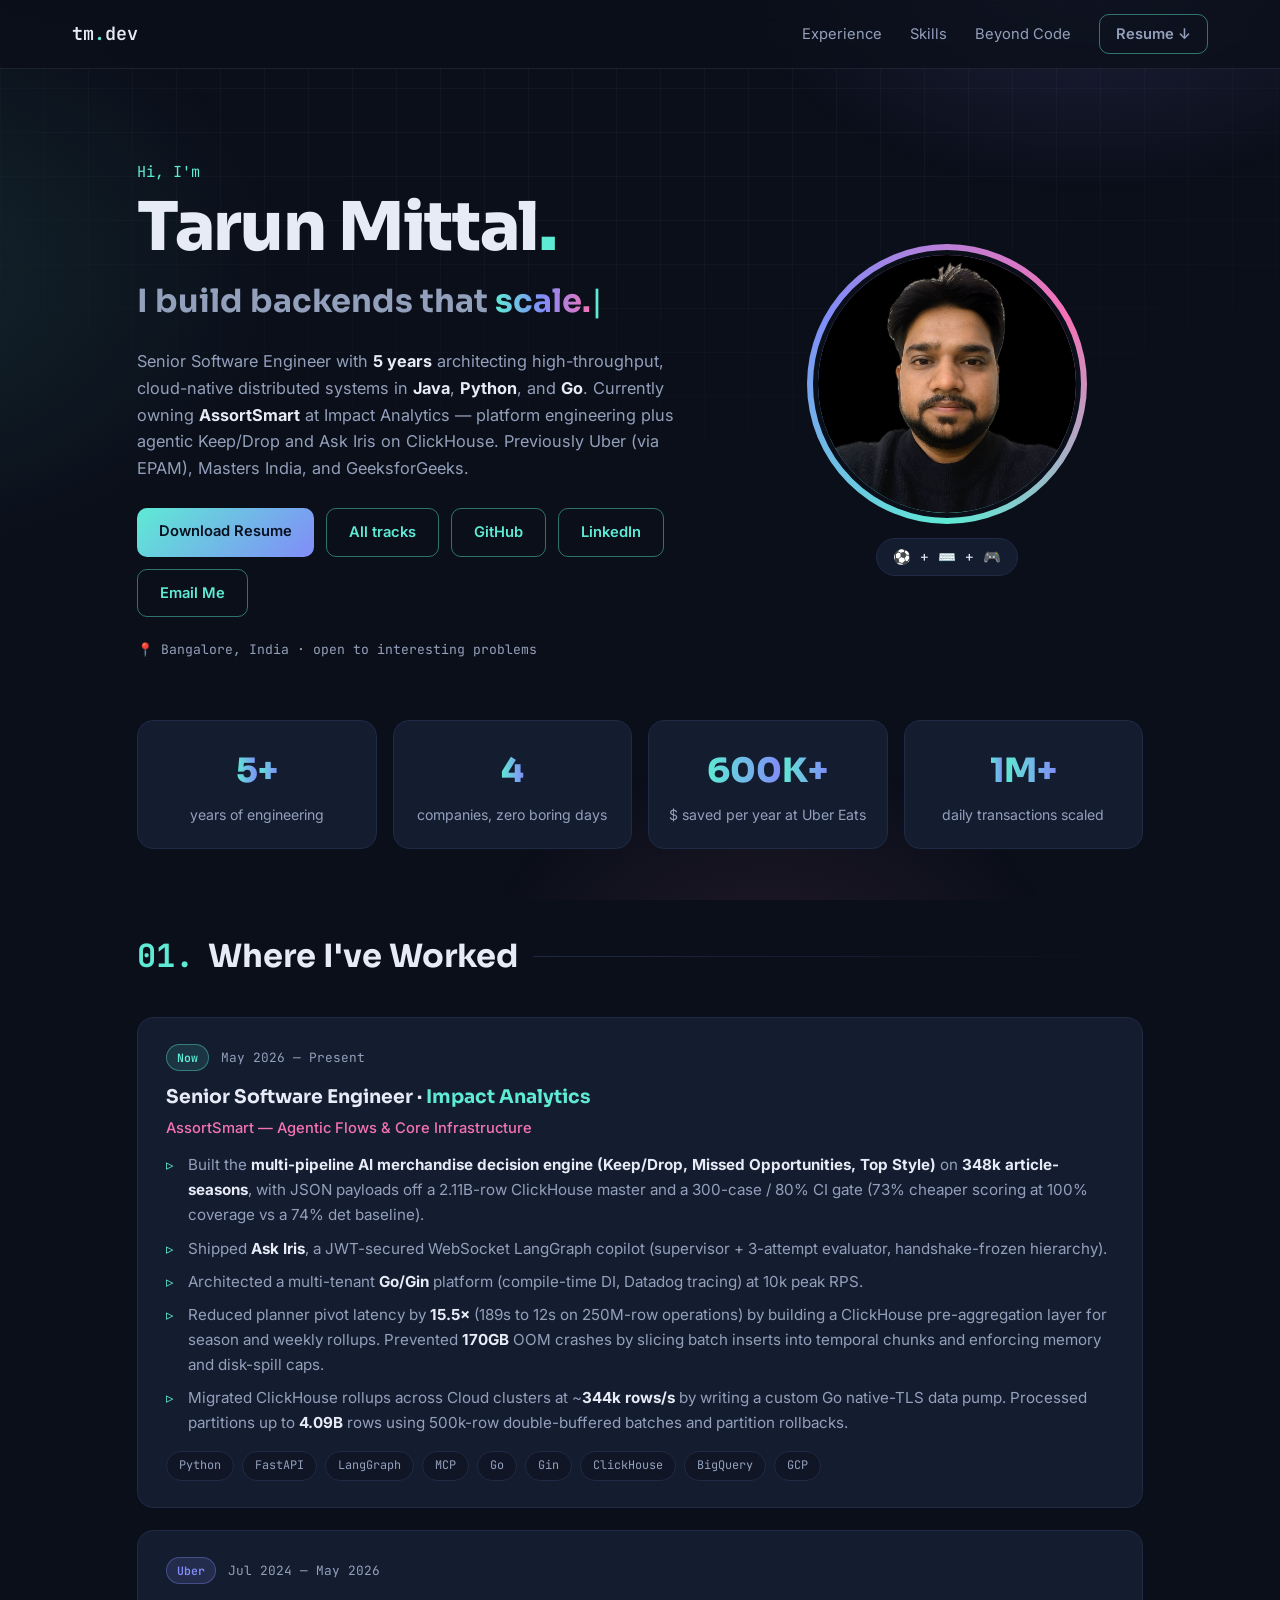
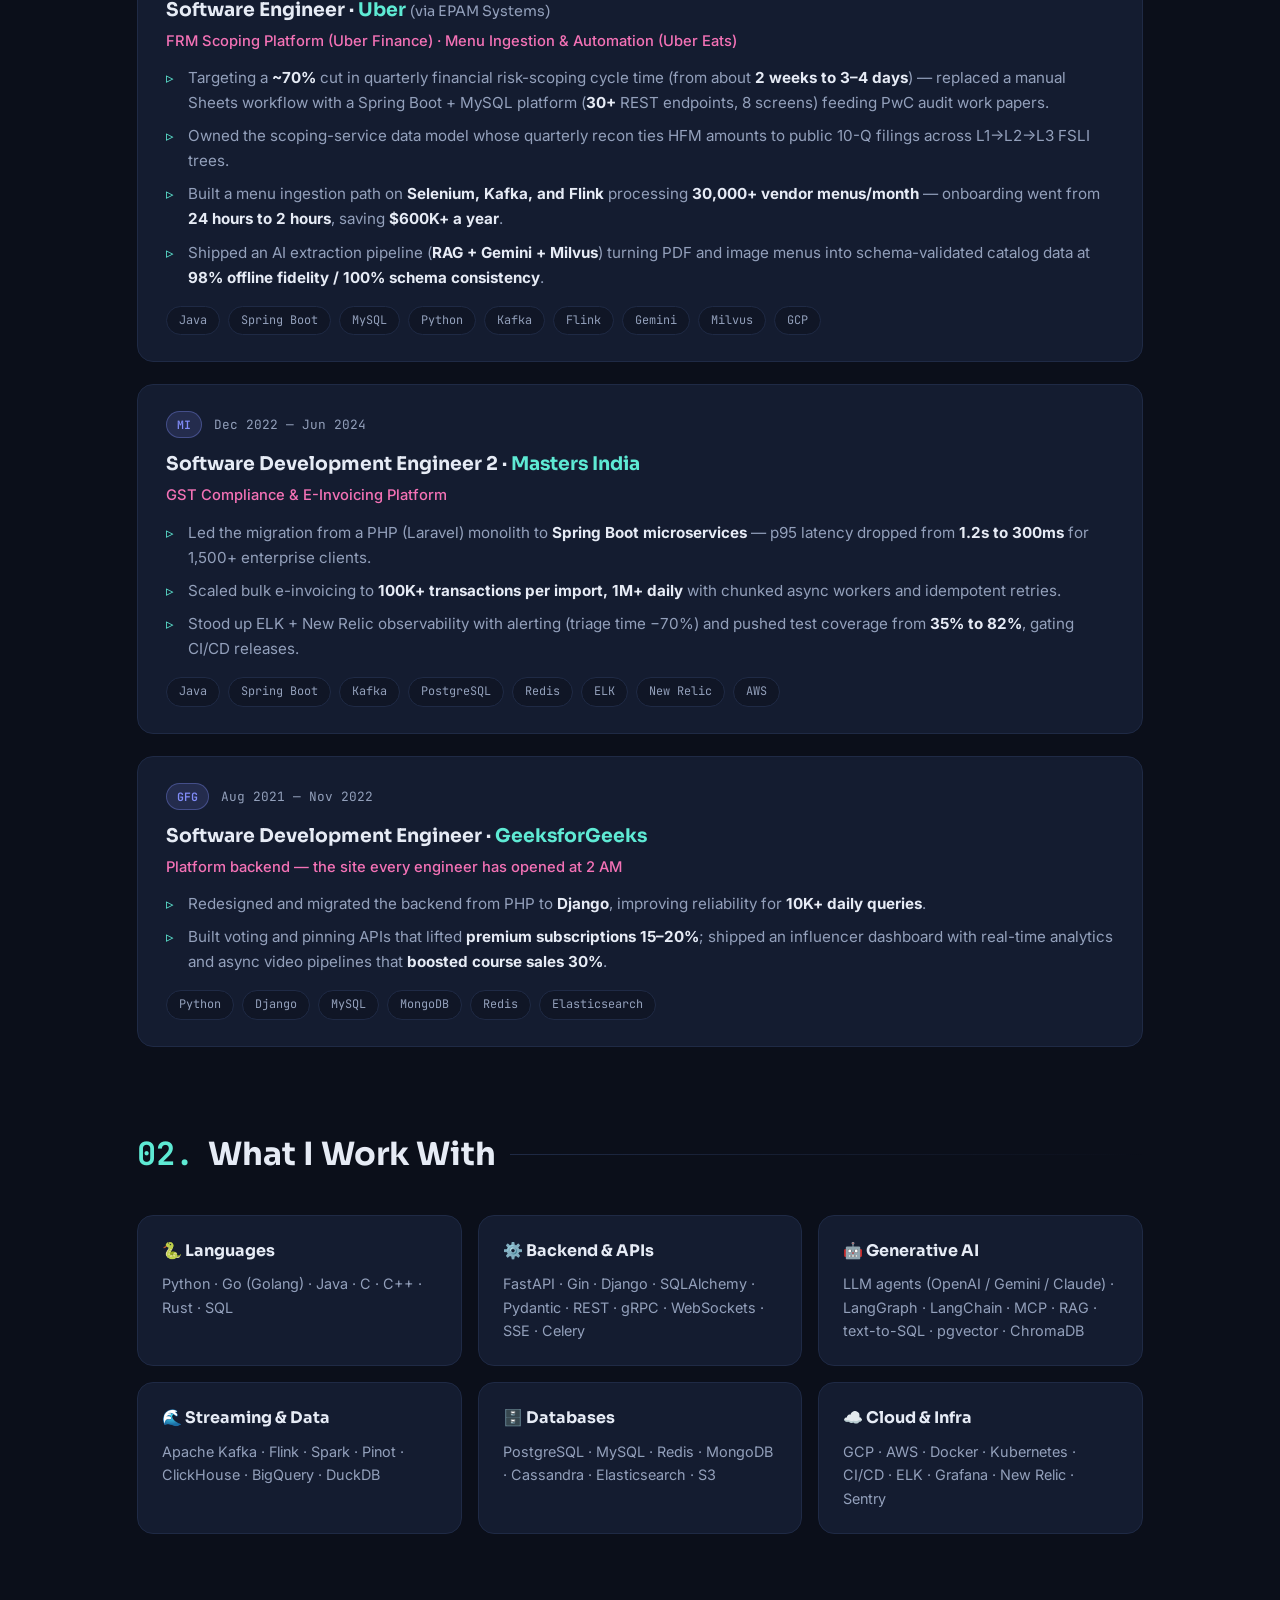
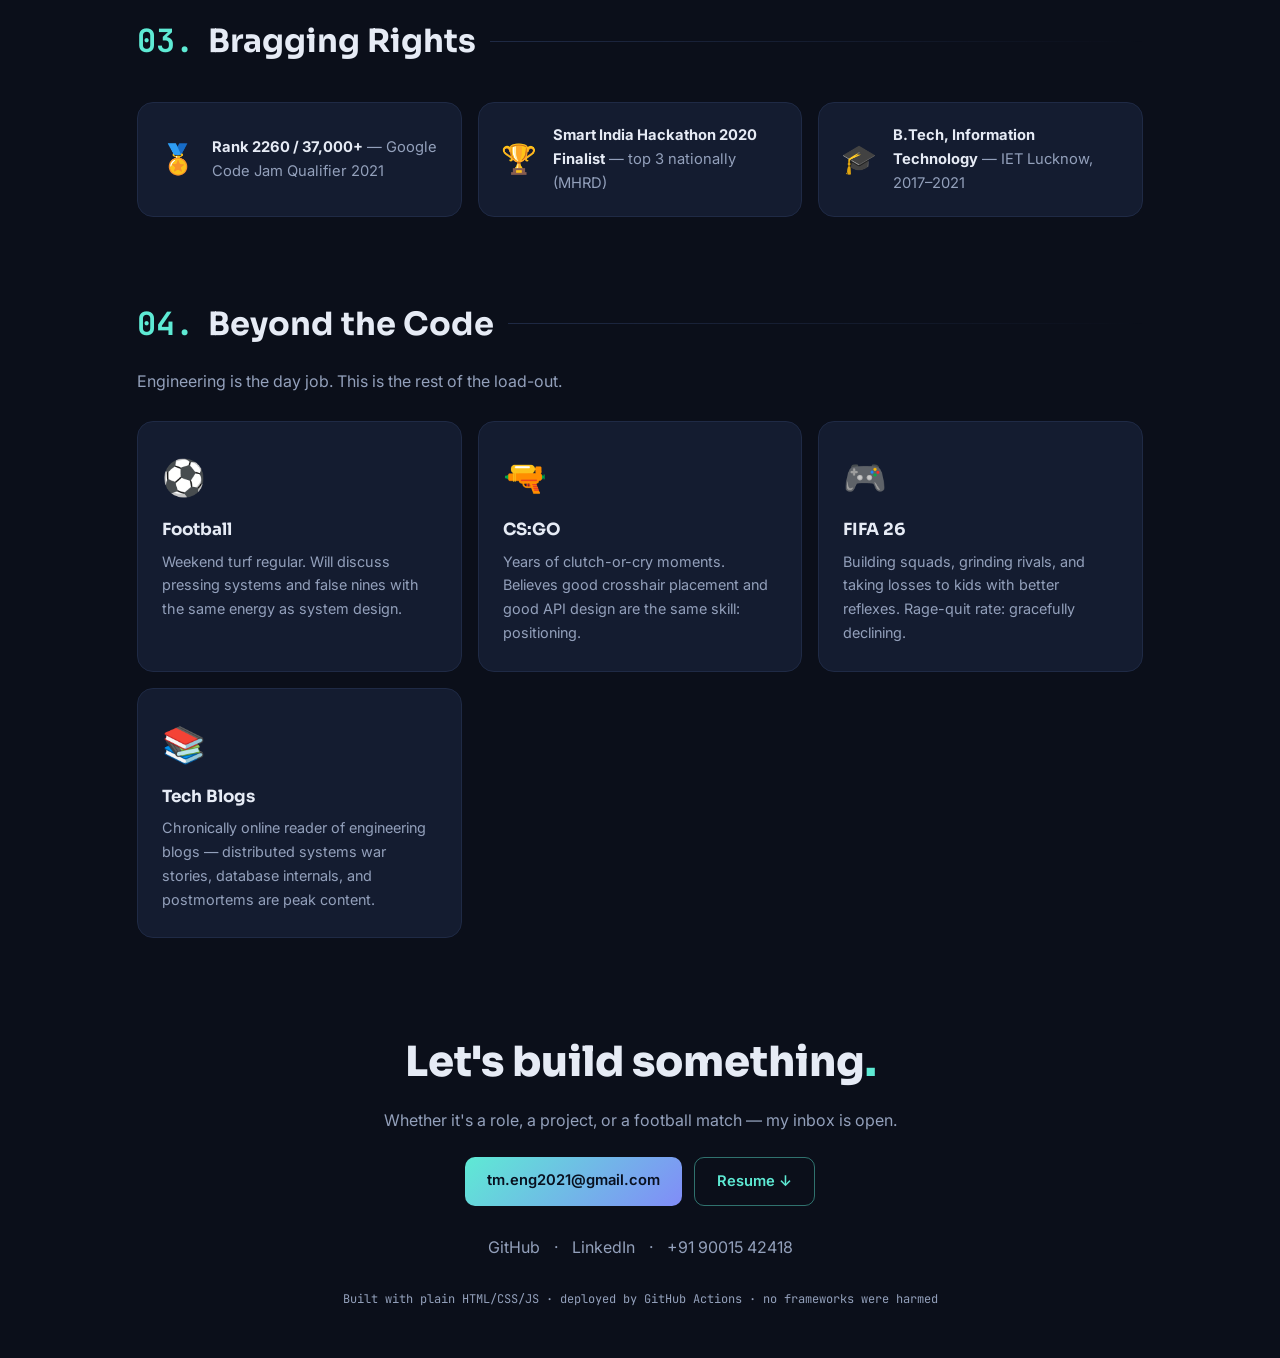
<file: index.html>
<!DOCTYPE html>
<html lang="en">
<head>
  <meta charset="UTF-8" />
  <meta name="viewport" content="width=device-width, initial-scale=1.0" />
  <title>Tarun Mittal — Senior Software Engineer</title>
  <meta name="description" content="Tarun Mittal, Senior Software Engineer. Java, Python & Go microservices, with applied experience in AI-assisted and RAG systems. Building AssortSmart at Impact Analytics. Previously Uber, Masters India, GeeksforGeeks." />
  <meta property="og:title" content="Tarun Mittal — Senior Software Engineer" />
  <meta property="og:description" content="Java, Python & Go microservices, distributed systems, AI-assisted planning. Football on weekends, CS:GO at night." />
  <meta property="og:type" content="website" />
  <link rel="preconnect" href="https://fonts.googleapis.com" />
  <link rel="preconnect" href="https://fonts.gstatic.com" crossorigin />
  <link href="https://fonts.googleapis.com/css2?family=Sora:wght@400;600;700;800&family=Inter:wght@400;500;600&family=JetBrains+Mono:wght@400;600&display=swap" rel="stylesheet" />
  <link rel="stylesheet" href="styles.css" />
  <link rel="icon" href="data:image/svg+xml,<svg xmlns='http://www.w3.org/2000/svg' viewBox='0 0 100 100'><text y='.9em' font-size='90'>⚡</text></svg>" />
</head>
<body>
  <div class="bg-mesh" aria-hidden="true"></div>

  <!-- ============ NAV ============ -->
  <nav class="nav">
    <a href="#top" class="nav-logo mono">tm<span class="accent">.</span>dev</a>
    <div class="nav-links">
      <a href="#experience">Experience</a>
      <a href="#skills">Skills</a>
      <a href="#beyond">Beyond Code</a>
      <a href="assets/Tarun_Mittal_Resume.pdf" download="Tarun_Mittal_SSE_5yr_Java_PyGo_AI.pdf" class="btn btn-small">Resume ↓</a>
    </div>
  </nav>

  <!-- ============ HERO ============ -->
  <header class="hero" id="top">
    <div class="hero-text reveal">
      <p class="mono kicker">Hi, I'm</p>
      <h1>Tarun Mittal<span class="accent">.</span></h1>
      <h2 class="hero-sub">I build backends that <span class="gradient-text" id="typed">scale</span><span class="cursor">|</span></h2>
      <p class="hero-blurb">
        Senior Software Engineer with <strong>5 years</strong> architecting high-throughput, cloud-native
        distributed systems in <strong>Java</strong>, <strong>Python</strong>, and <strong>Go</strong>.
        Currently owning <strong>AssortSmart</strong> at Impact Analytics — platform engineering plus
        agentic Keep/Drop and Ask Iris on ClickHouse. Previously Uber (via EPAM), Masters India, and GeeksforGeeks.
      </p>
      <div class="hero-cta">
        <a class="btn btn-primary" href="assets/Tarun_Mittal_Resume.pdf" download="Tarun_Mittal_SSE_5yr_Java_PyGo_AI.pdf">Download Resume</a>
        <a class="btn" href="https://tm-dev-pro.github.io/final-resume/" target="_blank" rel="noopener">All tracks</a>
        <a class="btn" href="https://github.com/TM-DEV-PRO" target="_blank" rel="noopener">GitHub</a>
        <a class="btn" href="https://www.linkedin.com/in/t-mittal/" target="_blank" rel="noopener">LinkedIn</a>
        <a class="btn" href="mailto:tm.eng2021@gmail.com">Email Me</a>
      </div>
      <p class="mono hero-loc">📍 Bangalore, India · open to interesting problems</p>
    </div>
    <div class="hero-photo reveal">
      <div class="photo-ring">
        <img src="assets/profile.jpg" alt="Tarun Mittal" onerror="this.onerror=null;this.src='assets/avatar.svg'" />
      </div>
      <div class="photo-badge mono">⚽ + ⌨️ + 🎮</div>
    </div>
  </header>

  <!-- ============ STATS STRIP ============ -->
  <section class="stats reveal">
    <div class="stat"><span class="stat-num" data-count="5">0</span><span class="stat-plus">+</span><p>years of engineering</p></div>
    <div class="stat"><span class="stat-num" data-count="4">0</span><p>companies, zero boring days</p></div>
    <div class="stat"><span class="stat-num" data-count="600">0</span><span class="stat-plus">K+</span><p>$ saved per year at Uber Eats</p></div>
    <div class="stat"><span class="stat-num" data-count="1">0</span><span class="stat-plus">M+</span><p>daily transactions scaled</p></div>
  </section>

  <!-- ============ EXPERIENCE ============ -->
  <section id="experience" class="section">
    <h3 class="section-title"><span class="mono accent">01.</span> Where I've Worked</h3>

    <div class="timeline">

      <article class="tl-card reveal">
        <div class="tl-meta">
          <span class="tl-badge current">Now</span>
          <span class="mono tl-date">May 2026 — Present</span>
        </div>
        <h4>Senior Software Engineer · <span class="accent">Impact Analytics</span></h4>
        <p class="tl-project">AssortSmart — Agentic Flows &amp; Core Infrastructure</p>
        <ul>
          <li>Built the <strong>multi-pipeline AI merchandise decision engine (Keep/Drop, Missed Opportunities, Top Style)</strong> on <strong>348k article-seasons</strong>, with JSON payloads off a 2.11B-row ClickHouse master and a 300-case / 80% CI gate (73% cheaper scoring at 100% coverage vs a 74% det baseline).</li>
          <li>Shipped <strong>Ask Iris</strong>, a JWT-secured WebSocket LangGraph copilot (supervisor + 3-attempt evaluator, handshake-frozen hierarchy).</li>
          <li>Architected a multi-tenant <strong>Go/Gin</strong> platform (compile-time DI, Datadog tracing) at 10k peak RPS.</li>
          <li>Reduced planner pivot latency by <strong>15.5×</strong> (189s to 12s on 250M-row operations) by building a ClickHouse pre-aggregation layer for season and weekly rollups. Prevented <strong>170GB</strong> OOM crashes by slicing batch inserts into temporal chunks and enforcing memory and disk-spill caps.</li>
          <li>Migrated ClickHouse rollups across Cloud clusters at ~<strong>344k rows/s</strong> by writing a custom Go native-TLS data pump. Processed partitions up to <strong>4.09B</strong> rows using 500k-row double-buffered batches and partition rollbacks.</li>
        </ul>
        <div class="chips">
          <span>Python</span><span>FastAPI</span><span>LangGraph</span><span>MCP</span><span>Go</span><span>Gin</span><span>ClickHouse</span><span>BigQuery</span><span>GCP</span>
        </div>
      </article>

      <article class="tl-card reveal">
        <div class="tl-meta">
          <span class="tl-badge">Uber</span>
          <span class="mono tl-date">Jul 2024 — May 2026</span>
        </div>
        <h4>Software Engineer · <span class="accent">Uber</span> <span class="tl-via">(via EPAM Systems)</span></h4>
        <p class="tl-project">FRM Scoping Platform (Uber Finance) · Menu Ingestion &amp; Automation (Uber Eats)</p>
        <ul>
          <li>Targeting a <strong>~70%</strong> cut in quarterly financial risk-scoping cycle time (from about <strong>2 weeks to 3–4 days</strong>) — replaced a manual Sheets workflow with a Spring Boot + MySQL platform (<strong>30+</strong> REST endpoints, 8 screens) feeding PwC audit work papers.</li>
          <li>Owned the scoping-service data model whose quarterly recon ties HFM amounts to public 10-Q filings across L1→L2→L3 FSLI trees.</li>
          <li>Built a menu ingestion path on <strong>Selenium, Kafka, and Flink</strong> processing <strong>30,000+ vendor menus/month</strong> — onboarding went from <strong>24 hours to 2 hours</strong>, saving <strong>$600K+ a year</strong>.</li>
          <li>Shipped an AI extraction pipeline (<strong>RAG + Gemini + Milvus</strong>) turning PDF and image menus into schema-validated catalog data at <strong>98% offline fidelity / 100% schema consistency</strong>.</li>
        </ul>
        <div class="chips">
          <span>Java</span><span>Spring Boot</span><span>MySQL</span><span>Python</span><span>Kafka</span><span>Flink</span><span>Gemini</span><span>Milvus</span><span>GCP</span>
        </div>
      </article>

      <article class="tl-card reveal">
        <div class="tl-meta">
          <span class="tl-badge">MI</span>
          <span class="mono tl-date">Dec 2022 — Jun 2024</span>
        </div>
        <h4>Software Development Engineer 2 · <span class="accent">Masters India</span></h4>
        <p class="tl-project">GST Compliance &amp; E-Invoicing Platform</p>
        <ul>
          <li>Led the migration from a PHP (Laravel) monolith to <strong>Spring Boot microservices</strong> — p95 latency dropped from <strong>1.2s to 300ms</strong> for 1,500+ enterprise clients.</li>
          <li>Scaled bulk e-invoicing to <strong>100K+ transactions per import, 1M+ daily</strong> with chunked async workers and idempotent retries.</li>
          <li>Stood up ELK + New Relic observability with alerting (triage time −70%) and pushed test coverage from <strong>35% to 82%</strong>, gating CI/CD releases.</li>
        </ul>
        <div class="chips">
          <span>Java</span><span>Spring Boot</span><span>Kafka</span><span>PostgreSQL</span><span>Redis</span><span>ELK</span><span>New Relic</span><span>AWS</span>
        </div>
      </article>

      <article class="tl-card reveal">
        <div class="tl-meta">
          <span class="tl-badge">GFG</span>
          <span class="mono tl-date">Aug 2021 — Nov 2022</span>
        </div>
        <h4>Software Development Engineer · <span class="accent">GeeksforGeeks</span></h4>
        <p class="tl-project">Platform backend — the site every engineer has opened at 2 AM</p>
        <ul>
          <li>Redesigned and migrated the backend from PHP to <strong>Django</strong>, improving reliability for <strong>10K+ daily queries</strong>.</li>
          <li>Built voting and pinning APIs that lifted <strong>premium subscriptions 15–20%</strong>; shipped an influencer dashboard with real-time analytics and async video pipelines that <strong>boosted course sales 30%</strong>.</li>
        </ul>
        <div class="chips">
          <span>Python</span><span>Django</span><span>MySQL</span><span>MongoDB</span><span>Redis</span><span>Elasticsearch</span>
        </div>
      </article>

    </div>
  </section>

  <!-- ============ SKILLS ============ -->
  <section id="skills" class="section">
    <h3 class="section-title"><span class="mono accent">02.</span> What I Work With</h3>
    <div class="skills-grid">
      <div class="skill-card reveal">
        <h5>🐍 Languages</h5>
        <p>Python · Go (Golang) · Java · C · C++ · Rust · SQL</p>
      </div>
      <div class="skill-card reveal">
        <h5>⚙️ Backend &amp; APIs</h5>
        <p>FastAPI · Gin · Django · SQLAlchemy · Pydantic · REST · gRPC · WebSockets · SSE · Celery</p>
      </div>
      <div class="skill-card reveal">
        <h5>🤖 Generative AI</h5>
        <p>LLM agents (OpenAI / Gemini / Claude) · LangGraph · LangChain · MCP · RAG · text-to-SQL · pgvector · ChromaDB</p>
      </div>
      <div class="skill-card reveal">
        <h5>🌊 Streaming &amp; Data</h5>
        <p>Apache Kafka · Flink · Spark · Pinot · ClickHouse · BigQuery · DuckDB</p>
      </div>
      <div class="skill-card reveal">
        <h5>🗄️ Databases</h5>
        <p>PostgreSQL · MySQL · Redis · MongoDB · Cassandra · Elasticsearch · S3</p>
      </div>
      <div class="skill-card reveal">
        <h5>☁️ Cloud &amp; Infra</h5>
        <p>GCP · AWS · Docker · Kubernetes · CI/CD · ELK · Grafana · New Relic · Sentry</p>
      </div>
    </div>
  </section>

  <!-- ============ ACHIEVEMENTS ============ -->
  <section class="section">
    <h3 class="section-title"><span class="mono accent">03.</span> Bragging Rights</h3>
    <div class="achievements">
      <div class="ach-card reveal">
        <span class="ach-emoji">🏅</span>
        <p><strong>Rank 2260 / 37,000+</strong> — Google Code Jam Qualifier 2021</p>
      </div>
      <div class="ach-card reveal">
        <span class="ach-emoji">🏆</span>
        <p><strong>Smart India Hackathon 2020 Finalist</strong> — top 3 nationally (MHRD)</p>
      </div>
      <div class="ach-card reveal">
        <span class="ach-emoji">🎓</span>
        <p><strong>B.Tech, Information Technology</strong> — IET Lucknow, 2017–2021</p>
      </div>
    </div>
  </section>

  <!-- ============ BEYOND CODE ============ -->
  <section id="beyond" class="section">
    <h3 class="section-title"><span class="mono accent">04.</span> Beyond the Code</h3>
    <p class="beyond-intro reveal">Engineering is the day job. This is the rest of the load-out.</p>
    <div class="hobby-grid">
      <div class="hobby-card reveal">
        <span class="hobby-emoji">⚽</span>
        <h5>Football</h5>
        <p>Weekend turf regular. Will discuss pressing systems and false nines with the same energy as system design.</p>
      </div>
      <div class="hobby-card reveal">
        <span class="hobby-emoji">🔫</span>
        <h5>CS:GO</h5>
        <p>Years of clutch-or-cry moments. Believes good crosshair placement and good API design are the same skill: positioning.</p>
      </div>
      <div class="hobby-card reveal">
        <span class="hobby-emoji">🎮</span>
        <h5>FIFA 26</h5>
        <p>Building squads, grinding rivals, and taking losses to kids with better reflexes. Rage-quit rate: gracefully declining.</p>
      </div>
      <div class="hobby-card reveal">
        <span class="hobby-emoji">📚</span>
        <h5>Tech Blogs</h5>
        <p>Chronically online reader of engineering blogs — distributed systems war stories, database internals, and postmortems are peak content.</p>
      </div>
    </div>
  </section>

  <!-- ============ CONTACT / FOOTER ============ -->
  <footer class="footer" id="contact">
    <h3 class="footer-title reveal">Let's build something<span class="accent">.</span></h3>
    <p class="reveal">Whether it's a role, a project, or a football match — my inbox is open.</p>
    <div class="hero-cta reveal">
      <a class="btn btn-primary" href="mailto:tm.eng2021@gmail.com">tm.eng2021@gmail.com</a>
      <a class="btn" href="assets/Tarun_Mittal_Resume.pdf" download="Tarun_Mittal_SSE_5yr_Java_PyGo_AI.pdf">Resume ↓</a>
    </div>
    <div class="footer-links">
      <a href="https://github.com/TM-DEV-PRO" target="_blank" rel="noopener">GitHub</a>
      <span>·</span>
      <a href="https://www.linkedin.com/in/t-mittal/" target="_blank" rel="noopener">LinkedIn</a>
      <span>·</span>
      <a href="tel:+919001542418">+91 90015 42418</a>
    </div>
    <p class="mono footer-note">Built with plain HTML/CSS/JS · deployed by GitHub Actions · no frameworks were harmed</p>
  </footer>

  <script src="script.js"></script>
</body>
</html>
</file>
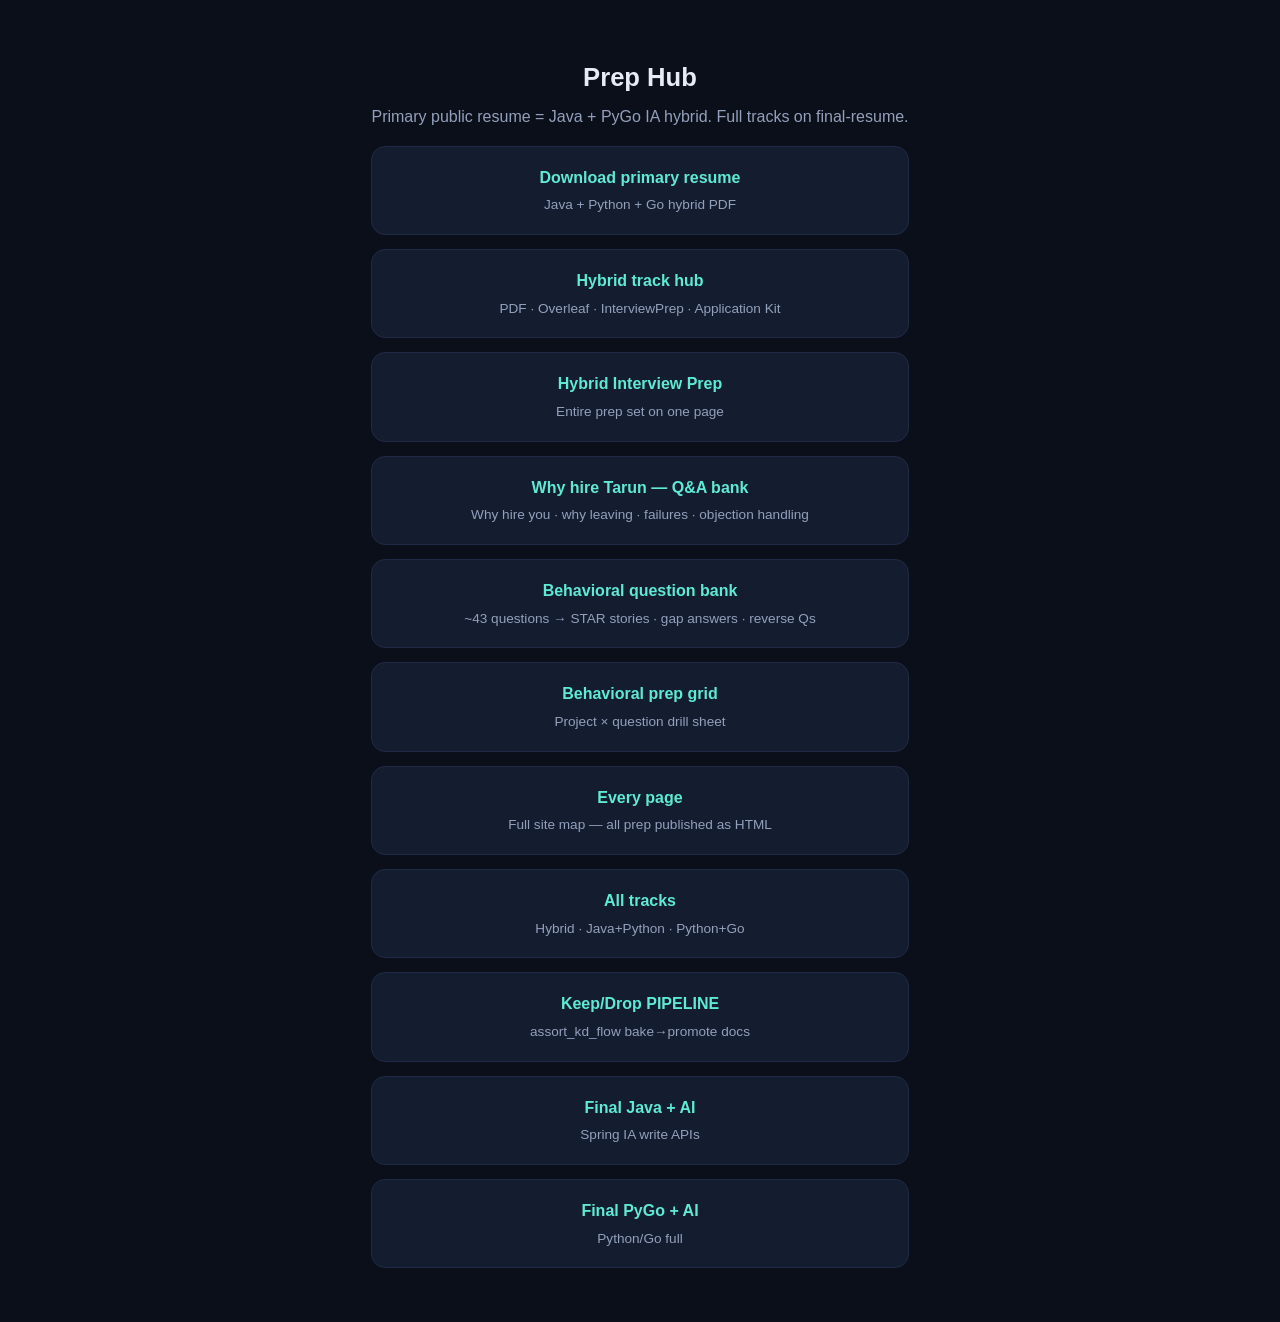
<file: prep/index.html>
<!DOCTYPE html>
<html lang="en">
<head>
  <meta charset="UTF-8" />
  <meta name="robots" content="noindex,nofollow" />
  <meta name="viewport" content="width=device-width, initial-scale=1.0" />
  <title>Prep Hub — Tarun Mittal</title>
  <style>
    body { margin: 0; min-height: 100vh; display: grid; place-items: center; background: #0b0f1a; color: #e6ebf5; font: 16px/1.6 -apple-system, BlinkMacSystemFont, "Segoe UI", Roboto, sans-serif; }
    .box { text-align: center; padding: 40px; }
    h1 { font-size: 1.6rem; margin-bottom: 6px; }
    p { color: #93a0bb; margin-top: 0; }
    a.card { display: block; margin: 14px auto; max-width: 520px; padding: 18px 24px; border: 1px solid #1f2a45; border-radius: 14px; background: #141c30; color: #5eead4; text-decoration: none; font-weight: 600; transition: transform 0.15s, border-color 0.2s; }
    a.card:hover { transform: translateY(-2px); border-color: rgba(94, 234, 212, 0.45); }
    a.card span { display: block; color: #93a0bb; font-weight: 400; font-size: 0.85rem; margin-top: 4px; }
  </style>
</head>
<body>
  <div class="box">
    <h1>Prep Hub</h1>
    <p>Primary public resume = Java + PyGo IA hybrid. Full tracks on final-resume.</p>
    <a class="card" href="../assets/Tarun_Mittal_Resume.pdf" download="Tarun_Mittal_SSE_5yr_Java_PyGo_AI.pdf">Download primary resume<span>Java + Python + Go hybrid PDF</span></a>
    <a class="card" href="https://tm-dev-pro.github.io/final-resume/final_java_pygo_ia/">Hybrid track hub<span>PDF · Overleaf · InterviewPrep · Application Kit</span></a>
    <a class="card" href="https://tm-dev-pro.github.io/final-resume/final_java_pygo_ia/InterviewPrep.html">Hybrid Interview Prep<span>Entire prep set on one page</span></a>
    <a class="card" href="https://tm-dev-pro.github.io/final-resume/final_java_pygo_ia/prep/38_why_hire_tarun_qa.html">Why hire Tarun — Q&amp;A bank<span>Why hire you · why leaving · failures · objection handling</span></a>
    <a class="card" href="https://tm-dev-pro.github.io/final-resume/final_java_pygo_ia/prep/39_behavioral_question_bank.html">Behavioral question bank<span>~43 questions → STAR stories · gap answers · reverse Qs</span></a>
    <a class="card" href="https://tm-dev-pro.github.io/final-resume/final_java_pygo_ia/prep/40_behavioral_prep_grid.html">Behavioral prep grid<span>Project × question drill sheet</span></a>
    <a class="card" href="https://tm-dev-pro.github.io/final-resume/all_pages.html">Every page<span>Full site map — all prep published as HTML</span></a>
    <a class="card" href="https://tm-dev-pro.github.io/final-resume/">All tracks<span>Hybrid · Java+Python · Python+Go</span></a>
    <a class="card" href="https://tm-dev-pro.github.io/final-resume/docs/assort_kd_flow/PIPELINE.html">Keep/Drop PIPELINE<span>assort_kd_flow bake→promote docs</span></a>
    <a class="card" href="https://tm-dev-pro.github.io/final-resume/final_java_ai/">Final Java + AI<span>Spring IA write APIs</span></a>
    <a class="card" href="https://tm-dev-pro.github.io/final-resume/final_pygo_ai/">Final PyGo + AI<span>Python/Go full</span></a>
  </div>
</body>
</html>
</file>
<file: styles.css>
/* ============ TOKENS ============ */
:root {
  --bg: #0b0f1a;
  --bg-soft: #101626;
  --card: #141c30;
  --card-edge: #1f2a45;
  --text: #e6ebf5;
  --muted: #93a0bb;
  --accent: #5eead4;
  --accent-2: #818cf8;
  --accent-3: #f472b6;
  --radius: 16px;
  --font-display: "Sora", sans-serif;
  --font-body: "Inter", sans-serif;
  --font-mono: "JetBrains Mono", monospace;
}

* { margin: 0; padding: 0; box-sizing: border-box; }

html { scroll-behavior: smooth; }

body {
  background: var(--bg);
  color: var(--text);
  font-family: var(--font-body);
  line-height: 1.65;
  overflow-x: hidden;
}

.mono { font-family: var(--font-mono); }
.accent { color: var(--accent); }

.gradient-text {
  background: linear-gradient(90deg, var(--accent), var(--accent-2), var(--accent-3));
  -webkit-background-clip: text;
  background-clip: text;
  color: transparent;
}

/* ============ BACKGROUND MESH ============ */
.bg-mesh {
  position: fixed;
  inset: 0;
  z-index: -1;
  background:
    radial-gradient(600px 400px at 85% -5%, rgba(129, 140, 248, 0.16), transparent 60%),
    radial-gradient(700px 500px at -10% 30%, rgba(94, 234, 212, 0.10), transparent 60%),
    radial-gradient(500px 400px at 60% 110%, rgba(244, 114, 182, 0.10), transparent 60%);
}
.bg-mesh::after {
  content: "";
  position: absolute;
  inset: 0;
  background-image:
    linear-gradient(rgba(147, 160, 187, 0.05) 1px, transparent 1px),
    linear-gradient(90deg, rgba(147, 160, 187, 0.05) 1px, transparent 1px);
  background-size: 44px 44px;
  mask-image: radial-gradient(ellipse 80% 60% at 50% 0%, black 40%, transparent 100%);
}

/* ============ NAV ============ */
.nav {
  position: sticky;
  top: 0;
  z-index: 50;
  display: flex;
  justify-content: space-between;
  align-items: center;
  padding: 14px clamp(20px, 6vw, 72px);
  background: rgba(11, 15, 26, 0.75);
  backdrop-filter: blur(12px);
  border-bottom: 1px solid rgba(147, 160, 187, 0.12);
}
.nav-logo {
  font-size: 1.15rem;
  font-weight: 600;
  color: var(--text);
  text-decoration: none;
}
.nav-links {
  display: flex;
  align-items: center;
  gap: clamp(12px, 3vw, 28px);
}
.nav-links a {
  color: var(--muted);
  text-decoration: none;
  font-size: 0.92rem;
  transition: color 0.2s;
}
.nav-links a:hover { color: var(--accent); }

/* ============ BUTTONS ============ */
.btn {
  display: inline-block;
  padding: 11px 22px;
  border: 1px solid rgba(94, 234, 212, 0.45);
  border-radius: 10px;
  color: var(--accent);
  text-decoration: none;
  font-weight: 600;
  font-size: 0.92rem;
  transition: transform 0.15s, background 0.2s, box-shadow 0.2s;
}
.btn:hover {
  background: rgba(94, 234, 212, 0.08);
  transform: translateY(-2px);
  box-shadow: 0 8px 24px rgba(94, 234, 212, 0.12);
}
.btn-primary {
  background: linear-gradient(135deg, var(--accent), var(--accent-2));
  color: #08101f;
  border: none;
}
.btn-primary:hover { background: linear-gradient(135deg, var(--accent), var(--accent-2)); filter: brightness(1.1); }
.btn-small { padding: 7px 16px; font-size: 0.85rem; }

/* ============ HERO ============ */
.hero {
  display: grid;
  grid-template-columns: 1.4fr 1fr;
  gap: clamp(24px, 5vw, 64px);
  align-items: center;
  max-width: 1150px;
  margin: 0 auto;
  padding: clamp(56px, 10vh, 110px) clamp(20px, 6vw, 72px) 40px;
}
.kicker { color: var(--accent); font-size: 0.95rem; margin-bottom: 8px; }
.hero h1 {
  font-family: var(--font-display);
  font-size: clamp(2.6rem, 6vw, 4.2rem);
  font-weight: 800;
  letter-spacing: -0.02em;
  line-height: 1.05;
}
.hero-sub {
  font-family: var(--font-display);
  font-size: clamp(1.3rem, 3vw, 2rem);
  font-weight: 700;
  color: var(--muted);
  margin: 12px 0 20px;
}
.cursor { color: var(--accent); animation: blink 1s steps(1) infinite; font-weight: 400; }
@keyframes blink { 50% { opacity: 0; } }
.hero-blurb { color: var(--muted); max-width: 620px; font-size: 1.02rem; }
.hero-blurb strong { color: var(--text); }
.hero-cta { display: flex; flex-wrap: wrap; gap: 12px; margin-top: 26px; }
.hero-loc { color: var(--muted); font-size: 0.82rem; margin-top: 22px; }

.hero-photo { display: flex; flex-direction: column; align-items: center; gap: 14px; }
.photo-ring {
  width: clamp(200px, 24vw, 280px);
  height: clamp(200px, 24vw, 280px);
  border-radius: 50%;
  padding: 6px;
  background: conic-gradient(from 180deg, var(--accent), var(--accent-2), var(--accent-3), var(--accent));
  animation: spin-slow 14s linear infinite;
}
@keyframes spin-slow { to { transform: rotate(360deg); } }
.photo-ring img {
  width: 100%;
  height: 100%;
  object-fit: cover;
  border-radius: 50%;
  border: 5px solid var(--bg);
  display: block;
  animation: spin-slow 14s linear infinite reverse;
}
.photo-badge {
  font-size: 0.9rem;
  padding: 6px 16px;
  border-radius: 999px;
  background: var(--card);
  border: 1px solid var(--card-edge);
}

/* ============ STATS ============ */
.stats {
  display: grid;
  grid-template-columns: repeat(auto-fit, minmax(180px, 1fr));
  gap: 16px;
  max-width: 1150px;
  margin: 20px auto 0;
  padding: 0 clamp(20px, 6vw, 72px);
}
.stat {
  background: var(--card);
  border: 1px solid var(--card-edge);
  border-radius: var(--radius);
  padding: 22px 20px;
  text-align: center;
}
.stat-num, .stat-plus {
  font-family: var(--font-display);
  font-size: 2.1rem;
  font-weight: 800;
  background: linear-gradient(90deg, var(--accent), var(--accent-2));
  -webkit-background-clip: text;
  background-clip: text;
  color: transparent;
}
.stat p { color: var(--muted); font-size: 0.88rem; margin-top: 4px; }

/* ============ SECTIONS ============ */
.section {
  max-width: 1150px;
  margin: 0 auto;
  padding: clamp(48px, 9vh, 96px) clamp(20px, 6vw, 72px) 0;
}
.section-title {
  font-family: var(--font-display);
  font-size: clamp(1.5rem, 3vw, 2rem);
  font-weight: 700;
  margin-bottom: 34px;
  display: flex;
  align-items: center;
  gap: 14px;
}
.section-title::after {
  content: "";
  flex: 1;
  height: 1px;
  background: linear-gradient(90deg, var(--card-edge), transparent);
}

/* ============ TIMELINE ============ */
.timeline { display: flex; flex-direction: column; gap: 22px; position: relative; }
.tl-card {
  background: var(--card);
  border: 1px solid var(--card-edge);
  border-radius: var(--radius);
  padding: 26px 28px;
  transition: transform 0.2s, border-color 0.2s, box-shadow 0.2s;
}
.tl-card:hover {
  transform: translateY(-3px);
  border-color: rgba(94, 234, 212, 0.4);
  box-shadow: 0 14px 40px rgba(0, 0, 0, 0.35);
}
.tl-meta { display: flex; align-items: center; gap: 12px; margin-bottom: 10px; }
.tl-badge {
  font-family: var(--font-mono);
  font-size: 0.72rem;
  font-weight: 600;
  padding: 3px 10px;
  border-radius: 999px;
  background: rgba(129, 140, 248, 0.15);
  color: var(--accent-2);
  border: 1px solid rgba(129, 140, 248, 0.35);
}
.tl-badge.current {
  background: rgba(94, 234, 212, 0.12);
  color: var(--accent);
  border-color: rgba(94, 234, 212, 0.4);
}
.tl-date { color: var(--muted); font-size: 0.8rem; }
.tl-card h4 { font-family: var(--font-display); font-size: 1.18rem; font-weight: 700; }
.tl-via { color: var(--muted); font-weight: 400; font-size: 0.9rem; }
.tl-project { color: var(--accent-3); font-size: 0.92rem; margin: 4px 0 12px; font-weight: 500; }
.tl-card ul { list-style: none; display: flex; flex-direction: column; gap: 8px; }
.tl-card li {
  color: var(--muted);
  font-size: 0.95rem;
  padding-left: 22px;
  position: relative;
}
.tl-card li::before {
  content: "▹";
  position: absolute;
  left: 0;
  color: var(--accent);
}
.tl-card li strong { color: var(--text); }

.chips { display: flex; flex-wrap: wrap; gap: 8px; margin-top: 16px; }
.chips span {
  font-family: var(--font-mono);
  font-size: 0.74rem;
  padding: 4px 12px;
  border-radius: 999px;
  background: var(--bg-soft);
  border: 1px solid var(--card-edge);
  color: var(--muted);
  transition: color 0.2s, border-color 0.2s;
}
.chips span:hover { color: var(--accent); border-color: rgba(94, 234, 212, 0.4); }

/* ============ SKILLS ============ */
.skills-grid {
  display: grid;
  grid-template-columns: repeat(auto-fit, minmax(300px, 1fr));
  gap: 16px;
}
.skill-card {
  background: var(--card);
  border: 1px solid var(--card-edge);
  border-radius: var(--radius);
  padding: 22px 24px;
  transition: transform 0.2s, border-color 0.2s;
}
.skill-card:hover { transform: translateY(-3px); border-color: rgba(129, 140, 248, 0.45); }
.skill-card h5 { font-family: var(--font-display); font-size: 1rem; margin-bottom: 8px; }
.skill-card p { color: var(--muted); font-size: 0.9rem; }

/* ============ ACHIEVEMENTS ============ */
.achievements {
  display: grid;
  grid-template-columns: repeat(auto-fit, minmax(280px, 1fr));
  gap: 16px;
}
.ach-card {
  display: flex;
  align-items: center;
  gap: 16px;
  background: var(--card);
  border: 1px solid var(--card-edge);
  border-radius: var(--radius);
  padding: 20px 22px;
  transition: transform 0.2s, border-color 0.2s;
}
.ach-card:hover { transform: translateY(-3px); border-color: rgba(244, 114, 182, 0.45); }
.ach-emoji { font-size: 1.8rem; }
.ach-card p { color: var(--muted); font-size: 0.92rem; }
.ach-card strong { color: var(--text); }

/* ============ HOBBIES ============ */
.beyond-intro { color: var(--muted); margin: -16px 0 26px; }
.hobby-grid {
  display: grid;
  grid-template-columns: repeat(auto-fit, minmax(240px, 1fr));
  gap: 16px;
}
.hobby-card {
  background: var(--card);
  border: 1px solid var(--card-edge);
  border-radius: var(--radius);
  padding: 26px 24px;
  transition: transform 0.25s, border-color 0.25s, box-shadow 0.25s;
}
.hobby-card:hover {
  transform: translateY(-5px) rotate(-0.5deg);
  border-color: rgba(94, 234, 212, 0.45);
  box-shadow: 0 16px 40px rgba(0, 0, 0, 0.35);
}
.hobby-emoji { font-size: 2.2rem; display: block; margin-bottom: 10px; }
.hobby-card h5 { font-family: var(--font-display); font-size: 1.05rem; margin-bottom: 6px; }
.hobby-card p { color: var(--muted); font-size: 0.9rem; }

/* ============ FOOTER ============ */
.footer {
  max-width: 1150px;
  margin: 0 auto;
  padding: clamp(56px, 10vh, 110px) clamp(20px, 6vw, 72px) 48px;
  text-align: center;
}
.footer-title {
  font-family: var(--font-display);
  font-size: clamp(1.8rem, 4vw, 2.6rem);
  font-weight: 800;
  margin-bottom: 10px;
}
.footer > p { color: var(--muted); }
.footer .hero-cta { justify-content: center; margin-top: 24px; }
.footer-links {
  display: flex;
  justify-content: center;
  gap: 14px;
  margin-top: 28px;
  color: var(--muted);
}
.footer-links a { color: var(--muted); text-decoration: none; transition: color 0.2s; }
.footer-links a:hover { color: var(--accent); }
.footer-note { color: rgba(147, 160, 187, 0.5); font-size: 0.75rem; margin-top: 30px; }

/* ============ REVEAL ANIMATION ============ */
.reveal {
  opacity: 0;
  transform: translateY(24px);
  transition: opacity 0.6s ease, transform 0.6s ease;
}
.reveal.visible { opacity: 1; transform: none; }

@media (prefers-reduced-motion: reduce) {
  .reveal { opacity: 1; transform: none; transition: none; }
  .photo-ring, .photo-ring img { animation: none; }
  html { scroll-behavior: auto; }
}

/* ============ RESPONSIVE ============ */
@media (max-width: 820px) {
  .hero { grid-template-columns: 1fr; text-align: center; padding-top: 48px; }
  .hero-blurb { margin: 0 auto; }
  .hero-cta { justify-content: center; }
  .hero-photo { order: -1; }
  .nav-links a:not(.btn) { display: none; }
}
</file>
